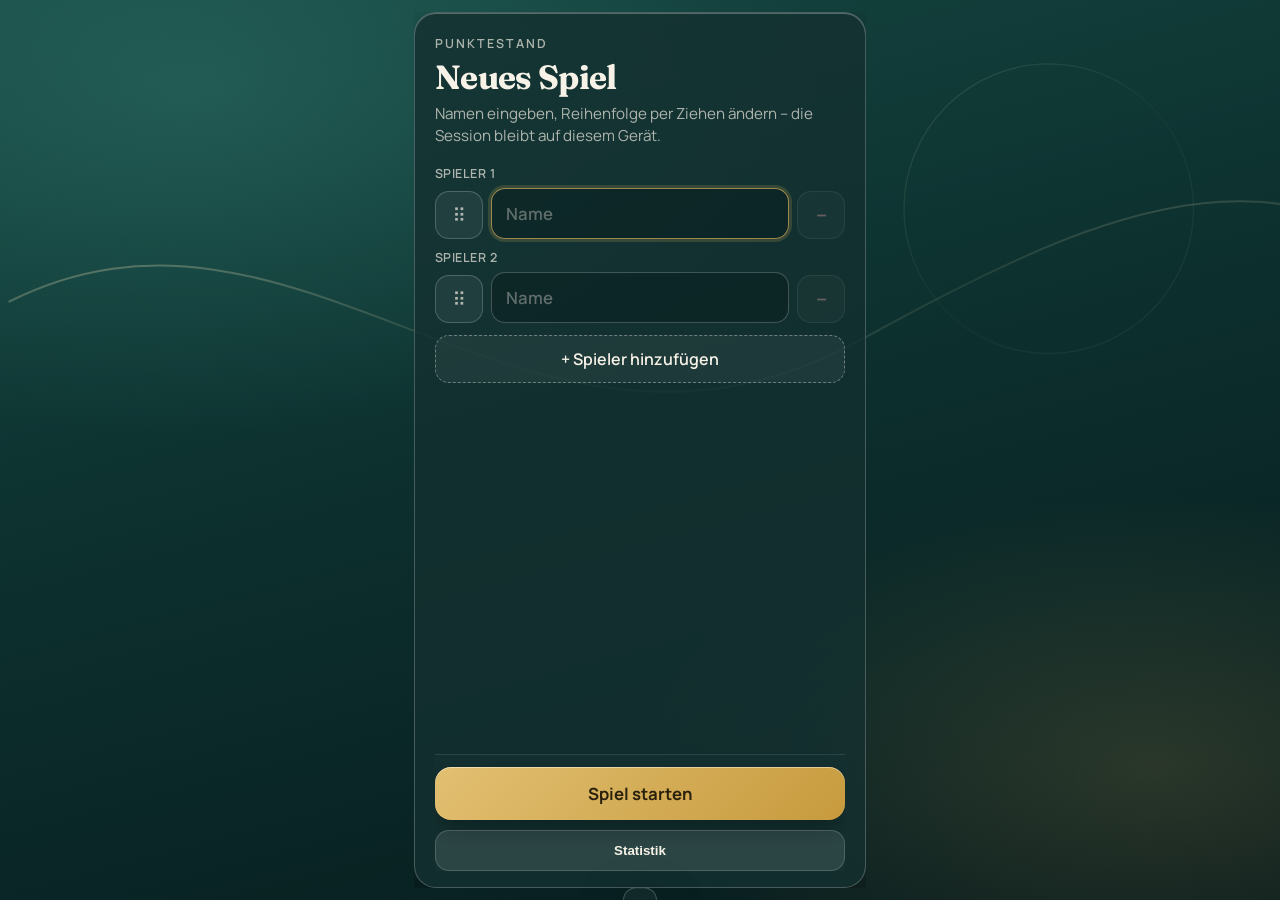
<file: index.html>
<!DOCTYPE html>
<html lang="de">
<head>
  <meta charset="UTF-8" />
  <meta name="viewport" content="width=device-width, initial-scale=1, maximum-scale=1, viewport-fit=cover, user-scalable=no" />
  <meta name="theme-color" content="#0a2a28" />
  <meta name="mobile-web-app-capable" content="yes" />
  <meta name="apple-mobile-web-app-capable" content="yes" />
  <meta name="apple-mobile-web-app-status-bar-style" content="black-translucent" />
  <meta name="apple-mobile-web-app-title" content="Punktestand" />
  <title>Punktestand</title>
  <link rel="manifest" href="./site.webmanifest" />
  <link rel="preconnect" href="https://fonts.googleapis.com" />
  <link rel="preconnect" href="https://fonts.gstatic.com" crossorigin />
  <link href="https://fonts.googleapis.com/css2?family=Fraunces:opsz,wght@9..144,500;9..144,700&family=Manrope:wght@400;500;600;700&family=IBM+Plex+Mono:wght@500;600&display=swap" rel="stylesheet" />
  <link rel="stylesheet" href="./styles.css?v=sum-stack-2" />
  <script src="./names.js"></script>
</head>
<body>
  <div class="atmosphere" aria-hidden="true">
    <svg viewBox="0 0 800 1200" preserveAspectRatio="xMidYMid slice">
      <defs>
        <linearGradient id="strokeGrad" x1="0" y1="0" x2="1" y2="1">
          <stop offset="0%" stop-color="#f0e2b8" stop-opacity="0.45" />
          <stop offset="50%" stop-color="#f0e2b8" stop-opacity="0.1" />
          <stop offset="100%" stop-color="#8fd0c2" stop-opacity="0.3" />
        </linearGradient>
      </defs>
      <g fill="none" stroke="url(#strokeGrad)" stroke-linecap="round">
        <path d="M-40 180 C160 80, 280 260, 420 180 S700 40, 860 160" stroke-width="1.2" />
        <path d="M60 520 C220 440, 340 640, 520 540 S780 430, 900 580" stroke-width="1.1" />
        <path d="M40 980 C240 900, 360 1120, 560 1020 S820 920, 900 1100" stroke-width="1.15" />
        <circle cx="620" cy="470" r="78" stroke-width="0.7" opacity="0.35" />
        <line x1="80" y1="40" x2="80" y2="1160" stroke-width="0.4" opacity="0.18" />
        <line x1="720" y1="50" x2="720" y2="1150" stroke-width="0.4" opacity="0.16" />
      </g>
    </svg>
  </div>

  <div class="viewport" id="viewport">
    <div class="app">
      <section class="screen" id="screen-setup" aria-label="Neues Spiel">
        <div class="glass setup-card">
          <p class="brand">Punktestand</p>
          <h1>Neues Spiel</h1>
          <p class="lede">Namen eingeben, Reihenfolge per Ziehen ändern – die Session bleibt auf diesem Gerät.</p>
          <form id="setup-form" class="setup-form">
            <div class="setup-scroll">
              <div class="players-list" id="players-list"></div>
              <button class="btn-add" id="btn-add-player" type="button">+ Spieler hinzufügen</button>
            </div>
            <div class="setup-actions">
              <button class="btn-primary" type="submit">Spiel starten</button>
              <button class="btn-ghost" type="button" id="btn-stats-setup">Statistik</button>
            </div>
          </form>
        </div>
      </section>

      <section class="screen" id="screen-play" aria-label="Punktestand">
        <header class="topbar">
          <div class="top-status muted" id="top-status">Punktestand</div>
          <div class="menu-wrap">
            <button class="menu-btn" id="menu-btn" type="button" aria-haspopup="true" aria-expanded="false" aria-label="Menü">
              <span class="burger" aria-hidden="true"><span></span><span></span><span></span></span>
            </button>
            <div class="menu" id="menu" role="menu">
              <button type="button" role="menuitemcheckbox" id="menu-flip" aria-checked="false">
                Ansicht drehen <span class="check" aria-hidden="true">✓</span>
              </button>
              <button type="button" role="menuitem" id="menu-fullscreen">Vollbild</button>
              <button type="button" role="menuitem" id="menu-homescreen">Zu Homebildschirm hinzufügen</button>
              <button type="button" role="menuitem" id="menu-undo">Letzten Eintrag löschen</button>
              <button type="button" role="menuitem" id="menu-stats">Statistik</button>
              <button type="button" role="menuitem" id="menu-cancel-edit" hidden>Bearbeiten abbrechen</button>
              <button type="button" role="menuitem" class="danger" id="menu-new">Neues Spiel…</button>
            </div>
          </div>
        </header>

        <div class="play-body">
          <section class="glass table-panel" aria-label="Punktetabelle">
            <div class="table-scroll">
              <table class="scores" id="score-table">
                <thead></thead>
                <tbody></tbody>
                <tfoot></tfoot>
              </table>
            </div>
            <div class="hint" id="table-hint">Tippe auf einen Wert, um ihn zu korrigieren.</div>
          </section>

          <section class="glass keypad-panel" aria-label="Zifferneingabe">
            <div class="keys" id="keys">
              <button type="button" class="key-fn key-new" data-key="new" aria-label="Neues Spiel"><span>Neues<br />Spiel</span></button>
              <button type="button" data-key="7">7</button>
              <button type="button" data-key="8">8</button>
              <button type="button" data-key="9">9</button>
              <button type="button" class="key-fn key-tutto" data-key="tutto" aria-label="Plus Minus Tutto">±</button>
              <button type="button" data-key="4">4</button>
              <button type="button" data-key="5">5</button>
              <button type="button" data-key="6">6</button>
              <button type="button" class="key-fn key-niete" data-key="niete" aria-label="Niete">Niete</button>
              <button type="button" data-key="1">1</button>
              <button type="button" data-key="2">2</button>
              <button type="button" data-key="3">3</button>
              <button type="button" class="key-fn key-mark" data-key="mark" aria-label="Vormerken">+</button>
              <button type="button" class="key-del" data-key="del" aria-label="Löschen">⌫</button>
              <button type="button" data-key="0">0</button>
              <button type="button" class="key-ok" data-key="ok">OK</button>
            </div>
          </section>
        </div>
      </section>
    </div>

    <div class="toast" id="toast" role="status" aria-live="polite"></div>
  </div>

  <div class="overlay" id="confirm-overlay" role="dialog" aria-modal="true" aria-labelledby="confirm-title">
    <div class="glass dialog">
      <h2 id="confirm-title">Neues Spiel?</h2>
      <p>Die aktuelle Session wird beendet. Gespielte Partien bleiben in der Statistik auf diesem Gerät.</p>
      <div class="dialog-actions">
        <button type="button" class="btn-ghost" id="confirm-cancel">Abbrechen</button>
        <button type="button" class="btn-danger" id="confirm-ok">Neues Spiel</button>
      </div>
    </div>
  </div>

  <div class="overlay" id="stats-overlay" role="dialog" aria-modal="true" aria-labelledby="stats-title">
    <div class="glass dialog dialog-stats">
      <h2 id="stats-title">Statistik</h2>
      <p class="stats-lede">Lokal im Browser (IndexedDB) – nur auf diesem Gerät.</p>
      <div class="stats-tabs" role="tablist">
        <button type="button" class="stats-tab active" id="stats-tab-players" role="tab" aria-selected="true">Spieler</button>
        <button type="button" class="stats-tab" id="stats-tab-games" role="tab" aria-selected="false">Verlauf</button>
      </div>
      <div class="stats-scroll" id="stats-panel-players" role="tabpanel"></div>
      <div class="stats-scroll" id="stats-panel-games" role="tabpanel" hidden></div>
      <div class="dialog-actions stats-actions">
        <button type="button" class="btn-ghost" id="stats-clear">Alles löschen</button>
        <button type="button" class="btn-primary" id="stats-close">Schließen</button>
      </div>
    </div>
  </div>

  <div class="overlay" id="homescreen-overlay" role="dialog" aria-modal="true" aria-labelledby="homescreen-title">
    <div class="glass dialog">
      <h2 id="homescreen-title">Zum Homebildschirm</h2>
      <p id="homescreen-text">So fügst du Punktestand hinzu:</p>
      <ol id="homescreen-steps">
        <li>Browser-Menü öffnen (⋯ oder Teilen)</li>
        <li>„Zum Home-Bildschirm“ / „Zum Startbildschirm“ wählen</li>
      </ol>
      <div class="dialog-actions" style="grid-template-columns: 1fr">
        <button type="button" class="btn-primary" id="homescreen-ok">Verstanden</button>
      </div>
    </div>
  </div>

  <div class="win-overlay" id="win-overlay" aria-live="polite">
    <canvas id="win-canvas" aria-hidden="true"></canvas>
    <div class="win-messages">
      <div class="win-line flip" id="win-line-flip" hidden></div>
      <div class="win-line" id="win-line"></div>
    </div>
    <div class="win-actions">
      <button type="button" class="btn-primary" id="win-ok">OK</button>
    </div>
  </div>

  <script>
    const COOKIE_NAME = "punktestand_session";
    const COOKIE_DAYS = 30;
    const IDB_NAME = "punktestand_db";
    const IDB_VERSION = 1;
    const MIN_PLAYERS = 2;
    const MAX_PLAYERS = 8;
    const WINNING_SCORE = 6000;
    const LEADER_PENALTY = 1000;
    const PENALTY_MARK = "↓";
    const STATS_GAMES_LIMIT = 200;

    /** @typedef {{ kind: 'round' | 'penalty', values: (number|null)[], sealed?: boolean }} ScoreRow */
    /** @typedef {{ names: string[], rows: ScoreRow[], active: number, input: string, marked: number, hasMarked: boolean, edit: null | { row: number, player: number }, flipView: boolean, winner: number | null, winDismissed: boolean, statsArchived?: boolean }} Session */
    /** @typedef {{ key: string, displayName: string, wins: number, losses: number, games: number, totalPoints: number, bestScore: number|null, worstScore: number|null, lastPlayedAt: number }} PlayerStat */
    /** @typedef {{ id: string, endedAt: number, names: string[], winnerIndex: number|null, winnerName: string|null, scores: number[], rows: ScoreRow[], winningScore: number }} ArchivedGame */

    const els = {
      viewport: document.getElementById("viewport"),
      setup: document.getElementById("screen-setup"),
      play: document.getElementById("screen-play"),
      form: document.getElementById("setup-form"),
      playersList: document.getElementById("players-list"),
      btnAddPlayer: document.getElementById("btn-add-player"),
      topStatus: document.getElementById("top-status"),
      menuBtn: document.getElementById("menu-btn"),
      menu: document.getElementById("menu"),
      menuFlip: document.getElementById("menu-flip"),
      menuFullscreen: document.getElementById("menu-fullscreen"),
      menuHomescreen: document.getElementById("menu-homescreen"),
      menuUndo: document.getElementById("menu-undo"),
      menuStats: document.getElementById("menu-stats"),
      menuCancelEdit: document.getElementById("menu-cancel-edit"),
      menuNew: document.getElementById("menu-new"),
      btnStatsSetup: document.getElementById("btn-stats-setup"),
      table: document.getElementById("score-table"),
      thead: document.querySelector("#score-table thead"),
      tbody: document.querySelector("#score-table tbody"),
      tfoot: document.querySelector("#score-table tfoot"),
      hint: document.getElementById("table-hint"),
      keys: document.getElementById("keys"),
      toast: document.getElementById("toast"),
      overlay: document.getElementById("confirm-overlay"),
      confirmCancel: document.getElementById("confirm-cancel"),
      confirmOk: document.getElementById("confirm-ok"),
      statsOverlay: document.getElementById("stats-overlay"),
      statsTabPlayers: document.getElementById("stats-tab-players"),
      statsTabGames: document.getElementById("stats-tab-games"),
      statsPanelPlayers: document.getElementById("stats-panel-players"),
      statsPanelGames: document.getElementById("stats-panel-games"),
      statsClear: document.getElementById("stats-clear"),
      statsClose: document.getElementById("stats-close"),
      homescreenOverlay: document.getElementById("homescreen-overlay"),
      homescreenText: document.getElementById("homescreen-text"),
      homescreenSteps: document.getElementById("homescreen-steps"),
      homescreenOk: document.getElementById("homescreen-ok"),
      winOverlay: document.getElementById("win-overlay"),
      winCanvas: document.getElementById("win-canvas"),
      winLine: document.getElementById("win-line"),
      winLineFlip: document.getElementById("win-line-flip"),
      winOk: document.getElementById("win-ok"),
    };

    /** @type {Promise<IDBDatabase> | null} */
    let idbPromise = null;
    /** @type {"players" | "games"} */
    let statsTab = "players";
    /** @type {string | null} */
    let statsExpandedGameId = null;

    /** @type {BeforeInstallPromptEvent | null} */
    let deferredInstallPrompt = null;
    let confettiRaf = 0;
    /** @type {Array<{x:number,y:number,vx:number,vy:number,w:number,h:number,rot:number,vr:number,color:string,life:number}>} */
    let confettiParticles = [];

    /** @type {Session | null} */
    let session = null;
    /** @type {string[]} */
    let setupNames = ["", ""];
    let toastTimer = 0;
    /** @type {null | { from: number, pointerId: number }} */
    let setupDrag = null;

    function setCookie(name, value, days) {
      const maxAge = days * 24 * 60 * 60;
      document.cookie = `${encodeURIComponent(name)}=${encodeURIComponent(value)}; Max-Age=${maxAge}; Path=/; SameSite=Lax`;
    }

    function getCookie(name) {
      const key = encodeURIComponent(name) + "=";
      for (const part of document.cookie.split("; ")) {
        if (part.startsWith(key)) return decodeURIComponent(part.slice(key.length));
      }
      return null;
    }

    function deleteCookie(name) {
      document.cookie = `${encodeURIComponent(name)}=; Max-Age=0; Path=/; SameSite=Lax`;
    }

    function idbRequest(req) {
      return new Promise((resolve, reject) => {
        req.onsuccess = () => resolve(req.result);
        req.onerror = () => reject(req.error || new Error("IndexedDB-Fehler"));
      });
    }

    function idbTransactionDone(tx) {
      return new Promise((resolve, reject) => {
        tx.oncomplete = () => resolve();
        tx.onerror = () => reject(tx.error || new Error("IndexedDB-Transaktion fehlgeschlagen"));
        tx.onabort = () => reject(tx.error || new Error("IndexedDB-Transaktion abgebrochen"));
      });
    }

    function openStatsDb() {
      return new Promise((resolve, reject) => {
        if (!window.indexedDB) {
          reject(new Error("IndexedDB nicht verfügbar"));
          return;
        }
        const req = indexedDB.open(IDB_NAME, IDB_VERSION);
        req.onupgradeneeded = () => {
          const db = req.result;
          if (!db.objectStoreNames.contains("games")) {
            const games = db.createObjectStore("games", { keyPath: "id" });
            games.createIndex("endedAt", "endedAt");
          }
          if (!db.objectStoreNames.contains("players")) {
            db.createObjectStore("players", { keyPath: "key" });
          }
        };
        req.onsuccess = () => resolve(req.result);
        req.onerror = () => reject(req.error || new Error("IndexedDB konnte nicht geöffnet werden"));
      });
    }

    function getStatsDb() {
      if (!idbPromise) idbPromise = openStatsDb();
      return idbPromise;
    }

    function normalizePlayerKey(name) {
      return String(name || "")
        .trim()
        .toLowerCase();
    }

    function sessionHasPlay(s) {
      if (!s || !Array.isArray(s.rows) || !s.rows.length) return false;
      return s.rows.some((row) => row.values.some((value) => value != null));
    }

    function cloneRowsForArchive(rows) {
      return rows.map((row) => {
        /** @type {ScoreRow} */
        const copy = { kind: row.kind, values: row.values.slice() };
        if (row.sealed) copy.sealed = true;
        return copy;
      });
    }

    /**
     * Speichert die aktuelle Session in IndexedDB und aktualisiert Spieler-Aggregate.
     * Nur einmal pro Session; leere Partien werden ignoriert.
     */
    async function archiveCurrentSession() {
      if (!session || session.statsArchived || !sessionHasPlay(session)) return;

      const names = session.names.slice();
      const scores = names.map((_, i) => playerTotal(i));
      const winnerIndex =
        Number.isInteger(session.winner) && session.winner >= 0 && session.winner < names.length
          ? session.winner
          : null;
      /** @type {ArchivedGame} */
      const game = {
        id: `${Date.now()}-${Math.random().toString(36).slice(2, 9)}`,
        endedAt: Date.now(),
        names,
        winnerIndex,
        winnerName: winnerIndex != null ? names[winnerIndex] : null,
        scores,
        rows: cloneRowsForArchive(session.rows),
        winningScore: WINNING_SCORE,
      };

      const db = await getStatsDb();
      const readTx = db.transaction("players", "readonly");
      const playerStore = readTx.objectStore("players");
      const getReqs = names.map((name) => idbRequest(playerStore.get(normalizePlayerKey(name))));
      const [existingList] = await Promise.all([Promise.all(getReqs), idbTransactionDone(readTx)]);

      /** @type {PlayerStat[]} */
      const playerUpdates = names.map((displayName, i) => {
        const key = normalizePlayerKey(displayName);
        const score = scores[i];
        const prev = existingList[i] || {
          key,
          displayName,
          wins: 0,
          losses: 0,
          games: 0,
          totalPoints: 0,
          bestScore: null,
          worstScore: null,
          lastPlayedAt: 0,
        };
        /** @type {PlayerStat} */
        const next = {
          key,
          displayName,
          wins: prev.wins,
          losses: prev.losses,
          games: prev.games + 1,
          totalPoints: prev.totalPoints + score,
          bestScore: prev.bestScore == null || score > prev.bestScore ? score : prev.bestScore,
          worstScore: prev.worstScore == null || score < prev.worstScore ? score : prev.worstScore,
          lastPlayedAt: game.endedAt,
        };
        if (winnerIndex != null) {
          if (i === winnerIndex) next.wins += 1;
          else next.losses += 1;
        }
        return next;
      });

      const writeTx = db.transaction(["games", "players"], "readwrite");
      writeTx.objectStore("games").put(game);
      const writePlayers = writeTx.objectStore("players");
      for (const player of playerUpdates) {
        if (player.key) writePlayers.put(player);
      }
      await idbTransactionDone(writeTx);
      session.statsArchived = true;
    }

    async function listPlayerStats() {
      const db = await getStatsDb();
      const tx = db.transaction("players", "readonly");
      const rows = /** @type {PlayerStat[]} */ (await idbRequest(tx.objectStore("players").getAll()));
      await idbTransactionDone(tx);
      return rows.sort((a, b) => b.wins - a.wins || b.totalPoints - a.totalPoints || a.displayName.localeCompare(b.displayName, "de"));
    }

    async function listArchivedGames(limit = STATS_GAMES_LIMIT) {
      const db = await getStatsDb();
      const tx = db.transaction("games", "readonly");
      const index = tx.objectStore("games").index("endedAt");
      /** @type {ArchivedGame[]} */
      const games = [];
      await new Promise((resolve, reject) => {
        const req = index.openCursor(null, "prev");
        req.onsuccess = () => {
          const cursor = req.result;
          if (!cursor || games.length >= limit) {
            resolve();
            return;
          }
          games.push(cursor.value);
          cursor.continue();
        };
        req.onerror = () => reject(req.error);
      });
      await idbTransactionDone(tx);
      return games;
    }

    async function clearAllStats() {
      const db = await getStatsDb();
      const tx = db.transaction(["games", "players"], "readwrite");
      tx.objectStore("games").clear();
      tx.objectStore("players").clear();
      await idbTransactionDone(tx);
    }

    function formatStatsDate(ts) {
      try {
        return new Date(ts).toLocaleString("de-DE", {
          day: "2-digit",
          month: "2-digit",
          year: "numeric",
          hour: "2-digit",
          minute: "2-digit",
        });
      } catch {
        return String(ts);
      }
    }

    function emptyValues(count) {
      return Array.from({ length: count }, () => null);
    }

    function rowsFromLegacyScores(scores) {
      const n = Math.max(0, ...scores.map((list) => list.length));
      const rows = [];
      for (let r = 0; r < n; r++) {
        const values = scores.map((list) => (r < list.length ? Number(list[r]) : null));
        const present = values.filter((value) => value != null);
        const kind = present.length > 0 && present.every((value) => value < 0) ? "penalty" : "round";
        rows.push({ kind, values });
      }
      return rows;
    }

    function normalizeRows(rows, playerCount) {
      if (!Array.isArray(rows)) return [];
      return rows
        .map((row) => {
          if (!row || (row.kind !== "round" && row.kind !== "penalty") || !Array.isArray(row.values)) {
            return null;
          }
          const values = emptyValues(playerCount).map((_, i) => {
            if (i >= row.values.length || row.values[i] == null || row.values[i] === "") return null;
            const n = Number(row.values[i]);
            return Number.isFinite(n) ? n : null;
          });
          if (values.every((value) => value == null)) return null;
          /** @type {ScoreRow} */
          const normalized = { kind: row.kind, values };
          if (row.sealed) normalized.sealed = true;
          return normalized;
        })
        .filter(Boolean);
    }

    function saveSession() {
      if (!session) {
        deleteCookie(COOKIE_NAME);
        return;
      }
      setCookie(
        COOKIE_NAME,
        JSON.stringify({
          names: session.names,
          rows: session.rows,
          active: session.active,
          flipView: Boolean(session.flipView),
          winner: Number.isInteger(session.winner) ? session.winner : null,
          winDismissed: Boolean(session.winDismissed),
        }),
        COOKIE_DAYS
      );
    }

    function loadSession() {
      const raw = getCookie(COOKIE_NAME);
      if (!raw) return null;
      try {
        const data = JSON.parse(raw);
        if (
          !Array.isArray(data.names) ||
          data.names.length < MIN_PLAYERS ||
          data.names.length > MAX_PLAYERS
        ) {
          return null;
        }
        const playerCount = data.names.length;
        let rows = normalizeRows(data.rows, playerCount);
        if (!rows.length && Array.isArray(data.scores) && data.scores.length === playerCount) {
          rows = rowsFromLegacyScores(
            data.scores.map((list) => (Array.isArray(list) ? list.map(Number) : []))
          );
        }
        const winner =
          Number.isInteger(data.winner) && data.winner >= 0 && data.winner < playerCount
            ? data.winner
            : null;
        return {
          names: data.names.map(String),
          rows,
          active: Number.isInteger(data.active) ? Math.min(Math.max(0, data.active), playerCount - 1) : 0,
          input: "",
          marked: 0,
          hasMarked: false,
          edit: null,
          flipView: Boolean(data.flipView),
          winner,
          winDismissed: Boolean(data.winDismissed),
        };
      } catch {
        return null;
      }
    }

    function playerTotal(player) {
      let sum = 0;
      for (const row of session.rows) {
        const value = row.values[player];
        if (value != null) sum += value;
      }
      return sum;
    }

    function findWinner(preferPlayer) {
      if (
        preferPlayer != null &&
        preferPlayer >= 0 &&
        preferPlayer < session.names.length &&
        playerTotal(preferPlayer) >= WINNING_SCORE
      ) {
        return preferPlayer;
      }
      let best = null;
      let bestScore = WINNING_SCORE - 1;
      for (let i = 0; i < session.names.length; i++) {
        const total = playerTotal(i);
        if (total >= WINNING_SCORE && total > bestScore) {
          best = i;
          bestScore = total;
        }
      }
      return best;
    }

    function facingPlayer() {
      if (!session) return 0;
      if (session.edit) return session.edit.player;
      return session.active;
    }

    function applyViewportFlip() {
      // Gegenüber: ungerade Spielerindizes (1, 3, 5…) drehen
      const shouldFlip = Boolean(session && session.flipView && facingPlayer() % 2 === 1);
      els.viewport.classList.toggle("flipped", shouldFlip);
      els.menuFlip.setAttribute("aria-checked", session && session.flipView ? "true" : "false");
    }

    function showToast(message) {
      els.toast.textContent = message;
      els.toast.classList.add("show");
      clearTimeout(toastTimer);
      toastTimer = setTimeout(() => els.toast.classList.remove("show"), 2200);
    }

    function hideToast() {
      clearTimeout(toastTimer);
      els.toast.classList.remove("show");
    }

    function showScreen(name) {
      els.setup.classList.toggle("active", name === "setup");
      els.play.classList.toggle("active", name === "play");
    }

    function closeMenu() {
      els.menu.classList.remove("open");
      els.menuBtn.setAttribute("aria-expanded", "false");
    }

    function escapeHtml(text) {
      return String(text)
        .replace(/&/g, "&amp;")
        .replace(/</g, "&lt;")
        .replace(/>/g, "&gt;")
        .replace(/"/g, "&quot;");
    }

    function totals() {
      return session.names.map((_, player) => playerTotal(player));
    }

    function formatScore(value) {
      const n = Number(value);
      if (!Number.isFinite(n)) return String(value);
      if (n < 0) return `−${Math.abs(n)}`;
      return String(n);
    }

    function penaltyTargets() {
      const sums = totals();
      const best = Math.max(...sums);
      const targets = [];
      for (let i = 0; i < sums.length; i++) {
        if (i === session.active) continue;
        if (sums[i] === best) targets.push(i);
      }
      return targets;
    }

    function roundLabelNumber(rowIndex) {
      let n = 0;
      for (let i = 0; i <= rowIndex; i++) {
        if (session.rows[i] && session.rows[i].kind === "round") n += 1;
      }
      return n;
    }

    function draftTarget() {
      if (!session || session.edit) return null;
      for (let i = 0; i < session.rows.length; i++) {
        const row = session.rows[i];
        if (row.kind === "round" && !row.sealed && row.values[session.active] == null) {
          return { rowIndex: i, virtual: false };
        }
      }
      return { rowIndex: session.rows.length, virtual: true };
    }

    function clearMarked() {
      if (!session) return;
      session.marked = 0;
      session.hasMarked = false;
    }

    function inputDisplay() {
      if (!session) return "·";
      if (session.hasMarked) {
        if (session.input === "" || session.input === "-") return `${session.marked}+`;
        return `${session.marked}+${session.input}`;
      }
      return session.input === "" ? "·" : session.input;
    }

    function isTuttoStyleRow(row) {
      return Boolean(row && row.kind === "round" && (row.sealed || row.values.some((value) => value != null && value < 0)));
    }

    function renderSetupFields() {
      els.playersList.innerHTML = setupNames
        .map((name, i) => {
          const canRemove = setupNames.length > MIN_PLAYERS;
          return `<div class="field" data-index="${i}">
            <label for="name-${i}">Spieler ${i + 1}</label>
            <button type="button" class="btn-drag" data-drag="${i}" aria-label="Spieler ${i + 1} verschieben" title="Ziehen zum Sortieren">⠿</button>
            <input id="name-${i}" name="name${i}" maxlength="24" autocomplete="nickname"
              value="${escapeHtml(name)}" placeholder="Name" />
            <button class="btn-icon danger" type="button" data-remove="${i}"
              aria-label="Spieler ${i + 1} entfernen" ${canRemove ? "" : "disabled"}>−</button>
          </div>`;
        })
        .join("");
      els.btnAddPlayer.disabled = setupNames.length >= MAX_PLAYERS;
      if (setupDrag) {
        const field = els.playersList.querySelector(`.field[data-index="${setupDrag.from}"]`);
        if (field) field.classList.add("dragging");
      }
    }

    function syncSetupNamesFromDom() {
      const inputs = els.playersList.querySelectorAll("input");
      setupNames = Array.from(inputs).map((input) => input.value);
    }

    function rotateNames(names) {
      if (!Array.isArray(names) || names.length < 2) return (names || []).slice();
      return names.slice(1).concat(names[0]);
    }

    function setupIndexFromY(clientY) {
      const fields = Array.from(els.playersList.querySelectorAll(".field"));
      if (!fields.length) return 0;
      for (let i = 0; i < fields.length; i++) {
        const rect = fields[i].getBoundingClientRect();
        if (clientY < rect.top + rect.height / 2) return i;
      }
      return fields.length - 1;
    }

    function endSetupDrag() {
      if (!setupDrag) return;
      setupDrag = null;
      els.playersList.querySelectorAll(".field.dragging").forEach((el) => el.classList.remove("dragging"));
      els.playersList.classList.remove("is-dragging");
    }

    function cellDisplay(rowIndex, player, row) {
      if (session.edit && session.edit.player === player && session.edit.row === rowIndex) {
        const display = inputDisplay();
        return {
          value: display,
          editing: true,
          empty: display === "·",
          interactive: true,
          negative: false,
        };
      }
      const draft = draftTarget();
      if (
        draft &&
        !draft.virtual &&
        draft.rowIndex === rowIndex &&
        player === session.active &&
        row.kind === "round"
      ) {
        const display = inputDisplay();
        return {
          value: display,
          editing: true,
          empty: display === "·",
          interactive: false,
          negative: false,
        };
      }
      const raw = row.values[player];
      if (raw != null) {
        return {
          value: formatScore(raw),
          editing: false,
          empty: false,
          interactive: true,
          negative: raw < 0,
        };
      }
      return { value: "–", editing: false, empty: true, interactive: false, negative: false };
    }

    function sumCellHtml(sum, { dual, active }) {
      const text = escapeHtml(formatScore(sum));
      const classes = [
        dual ? "sum-stack" : "",
        sum < 0 ? "negative" : "",
        active ? "active-sum" : "",
      ]
        .filter(Boolean)
        .join(" ");
      if (!dual) {
        return `<td${classes ? ` class="${classes}"` : ""}>${text}</td>`;
      }
      // Oben gedreht (Gegenüber), unten normal – beide in der sticky Σ-Zeile
      return `<td class="${classes}">
        <span class="sum-stack-face flip">${text}</span>
        <span class="sum-stack-rule" aria-hidden="true"></span>
        <span class="sum-stack-face">${text}</span>
      </td>`;
    }

    function renderTable() {
      const highlight = facingPlayer();
      const playerCount = session.names.length;
      const draft = draftTarget();
      const sums = totals();
      const dualSum = Boolean(session.flipView);

      els.table.classList.toggle("flip-sums", dualSum);

      els.thead.innerHTML = `<tr>
        <th class="round">Rd.</th>
        ${session.names
          .map(
            (name, i) =>
              `<th class="player-name${i === highlight ? " active" : ""}">${escapeHtml(name)}</th>`
          )
          .join("")}
      </tr>`;

      const htmlRows = [];
      for (let r = 0; r < session.rows.length; r++) {
        const row = session.rows[r];
        const penalty = row.kind === "penalty";
        const cells = [];
        for (let p = 0; p < playerCount; p++) {
          const cell = cellDisplay(r, p, row);
          const classes = [
            "score-cell",
            cell.empty ? "empty" : "",
            cell.editing ? "editing" : "",
            cell.negative || (penalty && !cell.empty) ? "negative" : "",
          ]
            .filter(Boolean)
            .join(" ");
          const attrs = cell.interactive
            ? ` data-player="${p}" data-row="${r}"`
            : cell.editing
              ? ` data-draft="1" data-player="${p}" data-row="${r}"`
              : "";
          cells.push(`<td class="${classes}"${attrs}>${escapeHtml(cell.value)}</td>`);
        }
        const label = penalty
          ? `<td class="round penalty-mark" title="Punktabzug">${PENALTY_MARK}</td>`
          : `<td class="round">${roundLabelNumber(r)}</td>`;
        htmlRows.push(
          `<tr class="${penalty ? "penalty-row" : "round-row"}">${label}${cells.join("")}</tr>`
        );
      }

      if (draft && draft.virtual) {
        const cells = [];
        for (let p = 0; p < playerCount; p++) {
          if (p === session.active) {
            const display = inputDisplay();
            const empty = display === "·";
            cells.push(
              `<td class="score-cell editing${empty ? " empty" : ""}" data-draft="1" data-player="${p}" data-row="${draft.rowIndex}">${escapeHtml(display)}</td>`
            );
          } else {
            cells.push(`<td class="score-cell empty">–</td>`);
          }
        }
        const roundNo = session.rows.filter((row) => row.kind === "round").length + 1;
        htmlRows.push(`<tr class="round-row"><td class="round">${roundNo}</td>${cells.join("")}</tr>`);
      }

      els.tbody.innerHTML = htmlRows.join("");

      const sumLabel = dualSum
        ? `<td class="round sum-stack">
            <span class="sum-stack-face flip">Σ</span>
            <span class="sum-stack-rule" aria-hidden="true"></span>
            <span class="sum-stack-face">Σ</span>
          </td>`
        : `<td class="round">Σ</td>`;

      els.tfoot.innerHTML = `<tr class="${dualSum ? "sum-dual-row" : ""}">
        ${sumLabel}
        ${sums.map((sum, i) => sumCellHtml(sum, { dual: dualSum, active: i === highlight })).join("")}
      </tr>`;

      const scroll = els.table.closest(".table-scroll");
      if (scroll) scroll.scrollTop = scroll.scrollHeight;
      requestAnimationFrame(() => scrollFocusedCellIntoView());
    }

    function stickyRoundWidth(scroll) {
      const sticky = scroll.querySelector("th.round, td.round");
      return sticky ? sticky.getBoundingClientRect().width : 0;
    }

    function scrollFocusedCellIntoView() {
      const scroll = els.table && els.table.closest(".table-scroll");
      if (!scroll) return;

      const cell =
        els.tbody.querySelector("td.score-cell.editing") ||
        els.thead.querySelector("th.player-name.active");
      if (!cell) return;

      const pad = 12;
      const stickyW = stickyRoundWidth(scroll);
      const viewLeft = scroll.scrollLeft + stickyW;
      const viewRight = scroll.scrollLeft + scroll.clientWidth;
      const cellLeft = cell.offsetLeft;
      const cellRight = cellLeft + cell.offsetWidth;

      if (cellLeft < viewLeft + pad) {
        scroll.scrollLeft = Math.max(0, cellLeft - stickyW - pad);
      } else if (cellRight > viewRight - pad) {
        scroll.scrollLeft = cellRight - scroll.clientWidth + pad;
      }
    }

    function updateEditingCell() {
      const cell = els.tbody.querySelector("td.score-cell.editing");
      if (!cell) {
        renderTable();
        return;
      }
      const display = inputDisplay();
      const empty = display === "·";
      cell.textContent = display;
      cell.classList.toggle("empty", empty);
    }

    function renderChrome() {
      const editing = Boolean(session.edit);
      els.topStatus.textContent = "Punktestand";
      els.topStatus.classList.add("muted");
      els.hint.textContent = editing
        ? "Zelle ändern und OK tippen – oder im Menü abbrechen."
        : "Tippe auf einen Wert, um ihn zu korrigieren.";
      els.menuCancelEdit.hidden = !editing;
      els.menuUndo.hidden = editing;
      applyViewportFlip();
      syncWinOverlay();
    }

    function renderAll() {
      renderTable();
      renderChrome();
    }

    function resizeWinCanvas() {
      const canvas = els.winCanvas;
      if (!canvas) return;
      const dpr = Math.min(window.devicePixelRatio || 1, 2);
      canvas.width = Math.floor(window.innerWidth * dpr);
      canvas.height = Math.floor(window.innerHeight * dpr);
      const ctx = canvas.getContext("2d");
      if (ctx) ctx.setTransform(dpr, 0, 0, dpr, 0, 0);
    }

    function spawnConfettiBurst(count) {
      const colors = ["#d9b15a", "#4ec59c", "#f7f2e7", "#ef7d76", "#8fd0c2", "#ffd98a"];
      const w = window.innerWidth;
      const h = window.innerHeight;
      for (let i = 0; i < count; i++) {
        const fromTop = Math.random() < 0.55;
        confettiParticles.push({
          x: Math.random() * w,
          y: fromTop ? -20 - Math.random() * 80 : h * (0.25 + Math.random() * 0.2),
          vx: (Math.random() - 0.5) * (fromTop ? 4 : 10),
          vy: fromTop ? 2 + Math.random() * 4 : -8 - Math.random() * 8,
          w: 5 + Math.random() * 6,
          h: 7 + Math.random() * 8,
          rot: Math.random() * Math.PI * 2,
          vr: (Math.random() - 0.5) * 0.25,
          color: colors[(Math.random() * colors.length) | 0],
          life: 1,
        });
      }
    }

    function stopConfetti() {
      if (confettiRaf) cancelAnimationFrame(confettiRaf);
      confettiRaf = 0;
      confettiParticles = [];
      const ctx = els.winCanvas && els.winCanvas.getContext("2d");
      if (ctx) {
        ctx.clearRect(0, 0, window.innerWidth, window.innerHeight);
      }
    }

    function startConfetti() {
      stopConfetti();
      resizeWinCanvas();
      spawnConfettiBurst(90);
      let lastBurst = performance.now();
      const tick = (now) => {
        if (!els.winOverlay.classList.contains("open")) {
          stopConfetti();
          return;
        }
        if (now - lastBurst > 700) {
          spawnConfettiBurst(28);
          lastBurst = now;
        }
        const ctx = els.winCanvas.getContext("2d");
        if (!ctx) return;
        ctx.clearRect(0, 0, window.innerWidth, window.innerHeight);
        const next = [];
        for (const p of confettiParticles) {
          p.vy += 0.18;
          p.x += p.vx;
          p.y += p.vy;
          p.rot += p.vr;
          p.life -= 0.004;
          if (p.life <= 0 || p.y > window.innerHeight + 40) continue;
          ctx.save();
          ctx.translate(p.x, p.y);
          ctx.rotate(p.rot);
          ctx.globalAlpha = Math.max(0, Math.min(1, p.life));
          ctx.fillStyle = p.color;
          ctx.fillRect(-p.w / 2, -p.h / 2, p.w, p.h);
          ctx.restore();
          next.push(p);
        }
        confettiParticles = next;
        confettiRaf = requestAnimationFrame(tick);
      };
      confettiRaf = requestAnimationFrame(tick);
    }

    function syncWinOverlay() {
      if (!session || session.winner == null || session.winDismissed) {
        els.winOverlay.classList.remove("open");
        stopConfetti();
        return;
      }
      const text = `${session.names[session.winner]} hat gewonnen`;
      els.winLine.textContent = text;
      const dual = Boolean(session.flipView);
      els.winLineFlip.hidden = !dual;
      if (dual) els.winLineFlip.textContent = text;
      const wasOpen = els.winOverlay.classList.contains("open");
      els.winOverlay.classList.add("open");
      els.viewport.classList.remove("flipped");
      if (!wasOpen) startConfetti();
    }

    function applyWinner(preferPlayer, celebrate) {
      session.winner = findWinner(preferPlayer);
      if (session.winner == null) {
        session.winDismissed = false;
        return;
      }
      if (celebrate) session.winDismissed = false;
    }

    function dismissWinOverlay() {
      if (!session) return;
      session.winDismissed = true;
      saveSession();
      els.winOverlay.classList.remove("open");
      stopConfetti();
      applyViewportFlip();
      renderChrome();
    }

    function shuffle(list) {
      const arr = list.slice();
      for (let i = arr.length - 1; i > 0; i--) {
        const j = Math.floor(Math.random() * (i + 1));
        [arr[i], arr[j]] = [arr[j], arr[i]];
      }
      return arr;
    }

    function resolvePlayerNames(rawNames) {
      const pool = Array.isArray(window.FANTASY_NAMES) ? window.FANTASY_NAMES : [];
      const used = new Set();
      const available = shuffle(pool);
      let fantasyIndex = 0;

      return rawNames.map((raw, index) => {
        const trimmed = String(raw || "").trim();
        if (trimmed) {
          let name = trimmed;
          let n = 2;
          while (used.has(name.toLowerCase())) {
            name = `${trimmed} ${n++}`;
          }
          used.add(name.toLowerCase());
          return name;
        }

        let fantasy = null;
        while (fantasyIndex < available.length) {
          const candidate = available[fantasyIndex++];
          if (!used.has(candidate.toLowerCase())) {
            fantasy = candidate;
            break;
          }
        }
        if (!fantasy) fantasy = `Spieler ${index + 1}`;
        used.add(fantasy.toLowerCase());
        return fantasy;
      });
    }

    function startNewSession(names) {
      const resolved = resolvePlayerNames(names);
      session = {
        names: resolved,
        rows: [],
        active: 0,
        input: "",
        marked: 0,
        hasMarked: false,
        edit: null,
        flipView: false,
        winner: null,
        winDismissed: false,
      };
      saveSession();
      showScreen("play");
      renderAll();
    }

    function resumeOrSetup() {
      session = loadSession();
      if (session) {
        showScreen("play");
        renderAll();
      } else {
        setupNames = ["", ""];
        renderSetupFields();
        showScreen("setup");
        els.viewport.classList.remove("flipped");
        els.menuFlip.setAttribute("aria-checked", "false");
        const first = document.getElementById("name-0");
        if (first) first.focus();
      }
    }

    function toggleFlipView() {
      if (!session) return;
      session.flipView = !session.flipView;
      saveSession();
      applyViewportFlip();
      syncWinOverlay();
      renderAll();
      closeMenu();
      showToast(
        session.flipView
          ? "Ansicht drehen an – Summe oben und unten lesbar"
          : "Ansicht drehen aus"
      );
    }

    function appendDigit(digit) {
      if (session.input.length >= 7) return;
      if (session.input === "0") session.input = digit;
      else if (session.input === "-0") session.input = `-${digit}`;
      else session.input += digit;
      updateEditingCell();
    }

    function deleteDigit() {
      session.input = session.input.slice(0, -1);
      updateEditingCell();
    }

    function commitOk() {
      if (!session) return;

      let value;
      if (session.edit) {
        if (session.input === "" || session.input === "-") {
          showToast("Bitte Punkte eingeben");
          return;
        }
        value = Number(session.input);
        if (!Number.isFinite(value)) {
          showToast("Ungültige Zahl");
          return;
        }
        const { player, row } = session.edit;
        if (row < 0 || row >= session.rows.length) return;
        if (session.rows[row].values[player] == null) return;
        const before = playerTotal(player);
        session.rows[row].values[player] = value;
        const after = playerTotal(player);
        session.edit = null;
        session.input = "";
        clearMarked();
        applyWinner(player, before < WINNING_SCORE && after >= WINNING_SCORE);
        saveSession();
        renderAll();
        if (!(before < WINNING_SCORE && after >= WINNING_SCORE)) {
          showToast("Eintrag korrigiert");
        }
        return;
      }

      if (session.hasMarked) {
        const inputPart =
          session.input === "" || session.input === "-" ? 0 : Number(session.input);
        if (!Number.isFinite(inputPart)) {
          showToast("Ungültige Zahl");
          return;
        }
        value = session.marked + inputPart;
      } else {
        if (session.input === "" || session.input === "-") {
          showToast("Bitte Punkte eingeben");
          return;
        }
        value = Number(session.input);
        if (!Number.isFinite(value)) {
          showToast("Ungültige Zahl");
          return;
        }
      }

      const scorer = session.active;
      const target = draftTarget();
      if (!target) return;
      if (target.virtual) {
        const values = emptyValues(session.names.length);
        values[scorer] = value;
        session.rows.push({ kind: "round", values });
      } else {
        session.rows[target.rowIndex].values[scorer] = value;
      }
      const reached = playerTotal(scorer) >= WINNING_SCORE;
      applyWinner(scorer, reached);
      session.active = (session.active + 1) % session.names.length;
      session.input = "";
      clearMarked();
      saveSession();
      renderAll();
    }

    function markAdd() {
      if (!session) return;
      if (session.edit) {
        showToast("Vormerken nur beim aktuellen Zug");
        return;
      }
      if (session.input === "" || session.input === "-") {
        showToast("Bitte Punkte eingeben");
        return;
      }
      const value = Number(session.input);
      if (!Number.isFinite(value)) {
        showToast("Ungültige Zahl");
        return;
      }
      if (value < 0) {
        showToast("Ungültige Zahl");
        return;
      }
      if (value === 0) {
        session.marked = 0;
        session.hasMarked = true;
      } else {
        session.marked += value;
        session.hasMarked = true;
      }
      session.input = "";
      updateEditingCell();
    }

    function commitNiete() {
      if (!session) return;
      if (session.edit) {
        showToast("Niete nur beim aktuellen Zug");
        return;
      }
      clearMarked();
      session.input = "0";
      commitOk();
    }

    function beginEdit(player, row) {
      if (!session) return;
      if (row < 0 || row >= session.rows.length) return;
      const value = session.rows[row].values[player];
      if (value == null) return;
      session.edit = { player, row };
      session.input = String(value);
      clearMarked();
      closeMenu();
      renderAll();
    }

    function cancelEdit() {
      session.edit = null;
      session.input = "";
      clearMarked();
      closeMenu();
      renderAll();
    }

    function undoLast() {
      closeMenu();
      if (!session || session.edit) return;
      if (!session.rows.length) {
        showToast("Nichts zum Löschen");
        return;
      }

      const last = session.rows[session.rows.length - 1];
      if (last.kind === "penalty") {
        session.rows.pop();
        session.input = "";
        clearMarked();
        applyWinner(null, false);
        saveSession();
        renderAll();
        showToast("Abzug gelöscht");
        return;
      }

      if (isTuttoStyleRow(last)) {
        const scorer = last.values.findIndex((value) => value != null && value > 0);
        session.rows.pop();
        if (scorer >= 0) session.active = scorer;
        else {
          const count = session.names.length;
          session.active = (session.active - 1 + count) % count;
        }
        session.input = "";
        clearMarked();
        applyWinner(null, false);
        saveSession();
        renderAll();
        showToast("Tutto-Zug gelöscht");
        return;
      }

      const count = session.names.length;
      const prev = (session.active - 1 + count) % count;
      for (let i = session.rows.length - 1; i >= 0; i--) {
        const row = session.rows[i];
        if (row.kind !== "round" || row.sealed || row.values[prev] == null) continue;
        row.values[prev] = null;
        if (row.values.every((value) => value == null)) session.rows.splice(i, 1);
        session.active = prev;
        session.input = "";
        clearMarked();
        applyWinner(null, false);
        saveSession();
        renderAll();
        showToast("Letzter Eintrag gelöscht");
        return;
      }
      showToast("Nichts zum Löschen");
    }

    function tuttoLeaderSwap() {
      if (!session || session.edit) return;
      const targets = penaltyTargets();
      const values = emptyValues(session.names.length);
      const scorer = session.active;
      values[scorer] = LEADER_PENALTY;
      const applied = [];
      for (const index of targets) {
        const amount = Math.min(LEADER_PENALTY, Math.max(0, playerTotal(index)));
        if (amount > 0) {
          values[index] = -amount;
          applied.push({ index, amount });
        }
      }
      session.rows.push({ kind: "round", values, sealed: true });
      const reached = playerTotal(scorer) >= WINNING_SCORE;
      applyWinner(scorer, reached);
      session.active = (session.active + 1) % session.names.length;
      session.input = "";
      clearMarked();
      saveSession();
      renderAll();
      const name = session.names[scorer];
      if (applied.length) {
        const amount = applied[0].amount;
        showToast(`${name}: +${LEADER_PENALTY} · Andere: −${amount}`);
      } else {
        showToast(`${name}: +${LEADER_PENALTY}`);
      }
    }

    async function resetToSetup() {
      const previousNames =
        session && Array.isArray(session.names) && session.names.length >= MIN_PLAYERS
          ? session.names.slice()
          : ["", ""];
      try {
        await archiveCurrentSession();
      } catch (err) {
        console.warn(err);
        showToast("Statistik konnte nicht gespeichert werden");
      }
      session = null;
      saveSession();
      setupNames = rotateNames(previousNames);
      endSetupDrag();
      renderSetupFields();
      showScreen("setup");
      els.viewport.classList.remove("flipped");
      els.menuFlip.setAttribute("aria-checked", "false");
      els.overlay.classList.remove("open");
      els.winOverlay.classList.remove("open");
      stopConfetti();
      hideToast();
      closeMenu();
      const first = document.getElementById("name-0");
      if (first) first.focus();
    }

    function setStatsTab(tab) {
      statsTab = tab;
      const playersActive = tab === "players";
      els.statsTabPlayers.classList.toggle("active", playersActive);
      els.statsTabGames.classList.toggle("active", !playersActive);
      els.statsTabPlayers.setAttribute("aria-selected", playersActive ? "true" : "false");
      els.statsTabGames.setAttribute("aria-selected", playersActive ? "false" : "true");
      els.statsPanelPlayers.hidden = !playersActive;
      els.statsPanelGames.hidden = playersActive;
    }

    function renderPlayersStatsPanel(players) {
      if (!players.length) {
        els.statsPanelPlayers.innerHTML = `<p class="stats-empty">Noch keine Spiele gespeichert.</p>`;
        return;
      }
      els.statsPanelPlayers.innerHTML = `
        <table class="stats-table">
          <thead>
            <tr>
              <th>Spieler</th>
              <th>S</th>
              <th>N</th>
              <th>Sp.</th>
              <th>Σ</th>
              <th>Best</th>
            </tr>
          </thead>
          <tbody>
            ${players
              .map(
                (p) => `<tr>
              <td class="stats-name">${escapeHtml(p.displayName)}</td>
              <td>${p.wins}</td>
              <td>${p.losses}</td>
              <td>${p.games}</td>
              <td>${escapeHtml(formatScore(p.totalPoints))}</td>
              <td>${p.bestScore == null ? "–" : escapeHtml(formatScore(p.bestScore))}</td>
            </tr>`
              )
              .join("")}
          </tbody>
        </table>`;
    }

    function renderGamesStatsPanel(games) {
      if (!games.length) {
        els.statsPanelGames.innerHTML = `<p class="stats-empty">Noch kein Verlauf.</p>`;
        return;
      }
      els.statsPanelGames.innerHTML = games
        .map((game) => {
          const expanded = statsExpandedGameId === game.id;
          const winner =
            game.winnerName != null
              ? `${escapeHtml(game.winnerName)} gewinnt`
              : "Ohne Sieger";
          const scoreLine = game.names
            .map((name, i) => `${escapeHtml(name)} ${escapeHtml(formatScore(game.scores[i] ?? 0))}`)
            .join(" · ");
          const detail = expanded
            ? `<div class="stats-game-detail">
                <table class="stats-mini">
                  <thead><tr>${game.names
                    .map((name) => `<th>${escapeHtml(name)}</th>`)
                    .join("")}</tr></thead>
                  <tbody>
                    ${game.rows
                      .map(
                        (row) =>
                          `<tr class="${row.kind === "penalty" ? "penalty-row" : ""}">${row.values
                            .map((value) => {
                              if (value == null) return `<td class="empty">–</td>`;
                              return `<td${value < 0 ? ' class="negative"' : ""}>${escapeHtml(formatScore(value))}</td>`;
                            })
                            .join("")}</tr>`
                      )
                      .join("")}
                    <tr class="stats-sum">${game.scores
                      .map((score) => `<td>${escapeHtml(formatScore(score))}</td>`)
                      .join("")}</tr>
                  </tbody>
                </table>
              </div>`
            : "";
          return `<button type="button" class="stats-game${expanded ? " open" : ""}" data-game-id="${escapeHtml(game.id)}">
            <span class="stats-game-meta">${escapeHtml(formatStatsDate(game.endedAt))} · ${winner}</span>
            <span class="stats-game-scores">${scoreLine}</span>
            ${detail}
          </button>`;
        })
        .join("");
    }

    async function refreshStatsPanels() {
      try {
        const [players, games] = await Promise.all([listPlayerStats(), listArchivedGames()]);
        renderPlayersStatsPanel(players);
        renderGamesStatsPanel(games);
      } catch (err) {
        console.warn(err);
        els.statsPanelPlayers.innerHTML = `<p class="stats-empty">Statistik nicht verfügbar.</p>`;
        els.statsPanelGames.innerHTML = `<p class="stats-empty">Statistik nicht verfügbar.</p>`;
      }
    }

    async function openStats() {
      closeMenu();
      setStatsTab(statsTab);
      els.statsOverlay.classList.add("open");
      await refreshStatsPanels();
    }

    function closeStats() {
      els.statsOverlay.classList.remove("open");
      statsExpandedGameId = null;
    }

    // Setup interactions
    els.btnAddPlayer.addEventListener("click", () => {
      syncSetupNamesFromDom();
      if (setupNames.length >= MAX_PLAYERS) return;
      setupNames.push("");
      renderSetupFields();
      const last = document.getElementById(`name-${setupNames.length - 1}`);
      if (last) last.focus();
    });

    els.playersList.addEventListener("click", (event) => {
      const btn = event.target.closest("button[data-remove]");
      if (!btn || btn.disabled) return;
      syncSetupNamesFromDom();
      const index = Number(btn.dataset.remove);
      if (setupNames.length <= MIN_PLAYERS) return;
      setupNames.splice(index, 1);
      renderSetupFields();
    });

    els.playersList.addEventListener(
      "pointerdown",
      (event) => {
        const handle = event.target.closest("[data-drag]");
        if (!handle) return;
        event.preventDefault();
        syncSetupNamesFromDom();
        const from = Number(handle.dataset.drag);
        if (!Number.isInteger(from)) return;
        setupDrag = { from, pointerId: event.pointerId };
        els.playersList.classList.add("is-dragging");
        handle.closest(".field")?.classList.add("dragging");
        try {
          els.playersList.setPointerCapture(event.pointerId);
        } catch {
          /* ignore */
        }
      },
      { passive: false }
    );

    els.playersList.addEventListener("pointermove", (event) => {
      if (!setupDrag || event.pointerId !== setupDrag.pointerId) return;
      const to = setupIndexFromY(event.clientY);
      if (to === setupDrag.from) return;
      const [name] = setupNames.splice(setupDrag.from, 1);
      setupNames.splice(to, 0, name);
      setupDrag.from = to;
      renderSetupFields();
    });

    els.playersList.addEventListener("pointerup", (event) => {
      if (!setupDrag || event.pointerId !== setupDrag.pointerId) return;
      endSetupDrag();
    });

    els.playersList.addEventListener("pointercancel", (event) => {
      if (!setupDrag || event.pointerId !== setupDrag.pointerId) return;
      endSetupDrag();
    });

    els.form.addEventListener("submit", (event) => {
      event.preventDefault();
      syncSetupNamesFromDom();
      if (setupNames.length < MIN_PLAYERS) {
        showToast(`Mindestens ${MIN_PLAYERS} Spieler`);
        return;
      }
      startNewSession(setupNames);
    });

    function handleKey(key) {
      if (!session) return;
      if (key === "ok") commitOk();
      else if (key === "del") deleteDigit();
      else if (key === "new") askNewGame();
      else if (key === "tutto") tuttoLeaderSwap();
      else if (key === "niete") commitNiete();
      else if (key === "mark") markAdd();
      else appendDigit(key);
    }

    // Sofortige Tastenreaktion (ohne 300ms click-Delay), ohne Doppel-Tap-Zoom
    els.keys.addEventListener(
      "pointerdown",
      (event) => {
        const btn = event.target.closest("button[data-key]");
        if (!btn || !session) return;
        event.preventDefault();
        btn.classList.add("pressed");
        handleKey(btn.dataset.key);
      },
      { passive: false }
    );
    els.keys.addEventListener("pointerup", (event) => {
      const btn = event.target.closest("button[data-key]");
      if (btn) btn.classList.remove("pressed");
    });
    els.keys.addEventListener("pointercancel", (event) => {
      const btn = event.target.closest("button[data-key]");
      if (btn) btn.classList.remove("pressed");
    });
    els.keys.addEventListener("pointerleave", (event) => {
      const btn = event.target.closest("button[data-key]");
      if (btn) btn.classList.remove("pressed");
    });

    els.tbody.addEventListener("pointerup", (event) => {
      const cell = event.target.closest("td.score-cell[data-player]");
      if (!cell || !session || cell.dataset.draft === "1") return;
      const player = Number(cell.dataset.player);
      const row = Number(cell.dataset.row);
      if (!Number.isInteger(player) || !Number.isInteger(row)) return;
      beginEdit(player, row);
    });

    els.menuBtn.addEventListener("click", (event) => {
      event.stopPropagation();
      const open = !els.menu.classList.contains("open");
      els.menu.classList.toggle("open", open);
      els.menuBtn.setAttribute("aria-expanded", open ? "true" : "false");
    });

    document.addEventListener("click", (event) => {
      if (!els.menu.contains(event.target) && event.target !== els.menuBtn) closeMenu();
    });

    function isFullscreen() {
      return Boolean(
        document.fullscreenElement ||
          document.webkitFullscreenElement ||
          window.matchMedia("(display-mode: fullscreen)").matches ||
          window.navigator.standalone
      );
    }

    async function enterFullscreen() {
      const root = document.documentElement;
      try {
        if (root.requestFullscreen) await root.requestFullscreen({ navigationUI: "hide" });
        else if (root.webkitRequestFullscreen) root.webkitRequestFullscreen();
      } catch {
        // Browser blockiert ggf. ohne Gesture – Menü „Vollbild“ bleibt verfügbar
      }
      updateFullscreenMenuLabel();
    }

    async function exitFullscreen() {
      try {
        if (document.exitFullscreen) await document.exitFullscreen();
        else if (document.webkitExitFullscreen) document.webkitExitFullscreen();
      } catch {
        /* ignore */
      }
      updateFullscreenMenuLabel();
    }

    function updateFullscreenMenuLabel() {
      if (!els.menuFullscreen) return;
      els.menuFullscreen.textContent = isFullscreen() ? "Vollbild beenden" : "Vollbild";
    }

    async function toggleFullscreen() {
      closeMenu();
      if (isFullscreen()) await exitFullscreen();
      else await enterFullscreen();
    }

    function isIos() {
      return /iphone|ipad|ipod/i.test(navigator.userAgent) ||
        (navigator.platform === "MacIntel" && navigator.maxTouchPoints > 1);
    }

    function isStandalone() {
      return (
        window.matchMedia("(display-mode: standalone)").matches ||
        window.matchMedia("(display-mode: fullscreen)").matches ||
        Boolean(window.navigator.standalone)
      );
    }

    async function addToHomescreen() {
      closeMenu();
      if (isStandalone()) {
        showToast("Bereits auf dem Homebildschirm");
        return;
      }
      if (deferredInstallPrompt) {
        deferredInstallPrompt.prompt();
        try {
          await deferredInstallPrompt.userChoice;
        } catch {
          /* ignore */
        }
        deferredInstallPrompt = null;
        return;
      }

      if (isIos()) {
        els.homescreenText.textContent = "Auf dem iPhone / iPad:";
        els.homescreenSteps.innerHTML = `
          <li>Tippe unten auf <strong>Teilen</strong></li>
          <li>Wähle <strong>Zum Home-Bildschirm</strong></li>
          <li>Bestätige mit <strong>Hinzufügen</strong></li>`;
      } else {
        els.homescreenText.textContent = "Im Browser-Menü:";
        els.homescreenSteps.innerHTML = `
          <li>Menü <strong>⋯</strong> öffnen</li>
          <li><strong>App installieren</strong> oder <strong>Zum Startbildschirm</strong> wählen</li>`;
      }
      els.homescreenOverlay.classList.add("open");
    }

    function askNewGame() {
      closeMenu();
      els.overlay.classList.add("open");
    }

    els.menuFlip.addEventListener("click", toggleFlipView);
    els.menuFullscreen.addEventListener("click", toggleFullscreen);
    els.menuHomescreen.addEventListener("click", addToHomescreen);
    els.menuUndo.addEventListener("click", undoLast);
    els.menuStats.addEventListener("click", () => {
      openStats();
    });
    els.btnStatsSetup.addEventListener("click", () => {
      openStats();
    });
    els.menuCancelEdit.addEventListener("click", cancelEdit);
    els.menuNew.addEventListener("click", askNewGame);
    els.confirmCancel.addEventListener("click", () => els.overlay.classList.remove("open"));
    els.confirmOk.addEventListener("click", () => {
      resetToSetup();
    });
    els.statsClose.addEventListener("click", closeStats);
    els.statsTabPlayers.addEventListener("click", () => setStatsTab("players"));
    els.statsTabGames.addEventListener("click", () => setStatsTab("games"));
    els.statsClear.addEventListener("click", async () => {
      if (!window.confirm("Gesamte Statistik und alle Spielverläufe auf diesem Gerät löschen?")) return;
      try {
        await clearAllStats();
        statsExpandedGameId = null;
        await refreshStatsPanels();
        showToast("Statistik gelöscht");
      } catch (err) {
        console.warn(err);
        showToast("Löschen fehlgeschlagen");
      }
    });
    els.statsPanelGames.addEventListener("click", (event) => {
      const btn = event.target.closest("button.stats-game[data-game-id]");
      if (!btn) return;
      const id = btn.dataset.gameId;
      statsExpandedGameId = statsExpandedGameId === id ? null : id;
      refreshStatsPanels();
    });
    els.statsOverlay.addEventListener("click", (event) => {
      if (event.target === els.statsOverlay) closeStats();
    });
    els.homescreenOk.addEventListener("click", () => els.homescreenOverlay.classList.remove("open"));
    els.winOk.addEventListener("click", dismissWinOverlay);
    window.addEventListener("resize", () => {
      if (els.winOverlay.classList.contains("open")) resizeWinCanvas();
    });

    window.addEventListener("beforeinstallprompt", (event) => {
      event.preventDefault();
      deferredInstallPrompt = event;
    });

    document.addEventListener("fullscreenchange", updateFullscreenMenuLabel);
    document.addEventListener("webkitfullscreenchange", updateFullscreenMenuLabel);

    // Pinch-Zoom (iOS Safari) unterbinden; Doppel-Tap via touch-action/viewport
    document.addEventListener("gesturestart", (event) => event.preventDefault());

    updateFullscreenMenuLabel();
    getStatsDb().catch((err) => console.warn("IndexedDB:", err));
    resumeOrSetup();
  </script>
</body>
</html>
</file>
<file: styles.css>
:root {
  --bg-0: #071a1c;
  --bg-1: #0d3230;
  --bg-2: #164843;
  --line-soft: rgba(232, 214, 170, 0.14);
  --line-strong: rgba(232, 214, 170, 0.28);
  --glass: rgba(244, 240, 230, 0.14);
  --glass-strong: rgba(248, 245, 236, 0.22);
  --glass-ink: rgba(248, 245, 236, 0.92);
  --ink: #f7f2e7;
  --ink-soft: rgba(247, 242, 231, 0.68);
  --ink-dark: #162421;
  --accent: #d9b15a;
  --accent-ink: #2a210c;
  --ok: #3aa884;
  --ok-ink: #f3fff9;
  --danger: #e26a62;
  --header-h: 52px;
  --safe-top: env(safe-area-inset-top, 0px);
  --safe-bottom: env(safe-area-inset-bottom, 0px);
  --radius: 22px;
  --shadow: 0 18px 50px rgba(0, 0, 0, 0.35);
}

* { box-sizing: border-box; }

html, body {
  margin: 0;
  width: 100%;
  height: 100%;
  font-family: "Manrope", system-ui, sans-serif;
  color: var(--ink);
  background: var(--bg-0);
  -webkit-tap-highlight-color: transparent;
  user-select: none;
  overscroll-behavior: none;
  touch-action: manipulation;
}

body {
  height: 100%;
  max-height: 100%;
  overflow: hidden;
  position: fixed;
  inset: 0;
}

button, a, .keys, .score-cell {
  touch-action: manipulation;
}

.atmosphere {
  position: fixed;
  inset: 0;
  z-index: 0;
  pointer-events: none;
  overflow: hidden;
  background:
    radial-gradient(90% 70% at 15% 10%, rgba(61, 140, 126, 0.35), transparent 55%),
    radial-gradient(80% 60% at 90% 85%, rgba(217, 177, 90, 0.16), transparent 50%),
    linear-gradient(165deg, var(--bg-2) 0%, var(--bg-1) 42%, var(--bg-0) 100%);
}

.atmosphere svg {
  position: absolute;
  inset: -8%;
  width: 116%;
  height: 116%;
  opacity: 0.9;
}

.viewport {
  position: relative;
  z-index: 1;
  width: 100%;
  height: 100%;
  max-height: 100%;
  overflow: hidden;
  display: flex;
  justify-content: center;
  transition: transform 0.2s ease;
  transform-origin: center center;
}

.viewport.flipped { transform: rotate(180deg); }

.app {
  width: min(100%, 480px);
  height: 100%;
  max-height: 100%;
  min-height: 0;
  overflow: hidden;
  display: flex;
  flex-direction: column;
  padding:
    calc(12px + var(--safe-top))
    14px
    calc(12px + var(--safe-bottom));
  gap: 12px;
}

.viewport.flipped .app {
  padding:
    calc(12px + var(--safe-bottom))
    14px
    calc(12px + var(--safe-top));
}

.screen {
  display: none;
  flex: 1 1 0;
  min-height: 0;
  max-height: 100%;
  overflow: hidden;
  flex-direction: column;
  gap: 12px;
}
.screen.active { display: flex; }

/* Leichte Glasoptik ohne Blur/Filter (schneller auf Mobilgeräten) */
.glass {
  position: relative;
  background: rgba(20, 48, 48, 0.82);
  border: 1px solid rgba(255, 255, 255, 0.22);
  border-radius: var(--radius);
  box-shadow:
    var(--shadow),
    inset 0 1px 0 rgba(255, 255, 255, 0.28);
  overflow: hidden;
}

/* Setup */
#screen-setup {
  justify-content: flex-start;
  min-height: 0;
  overflow: hidden;
}

.setup-card {
  margin: 0;
  padding: 22px 20px 16px;
  color: var(--ink);
  flex: 1 1 0;
  height: 100%;
  max-height: 100%;
  min-height: 0;
  width: 100%;
  display: flex;
  flex-direction: column;
  overflow: hidden;
}

.brand {
  flex: 0 0 auto;
  font-size: 0.78rem;
  letter-spacing: 0.16em;
  text-transform: uppercase;
  color: var(--ink-soft);
  margin: 0 0 8px;
  font-weight: 600;
}

.setup-card h1 {
  flex: 0 0 auto;
  margin: 0 0 8px;
  font-family: "Fraunces", Georgia, serif;
  font-size: 2.1rem;
  font-weight: 700;
  line-height: 1.05;
  letter-spacing: -0.02em;
}

.setup-card .lede {
  flex: 0 0 auto;
  margin: 0 0 18px;
  color: var(--ink-soft);
  line-height: 1.45;
  font-size: 0.95rem;
}

.setup-form {
  flex: 1 1 0;
  min-height: 0;
  display: flex;
  flex-direction: column;
  overflow: hidden;
}

.setup-scroll {
  flex: 1 1 0;
  min-height: 0;
  overflow-x: hidden;
  overflow-y: auto;
  overscroll-behavior: contain;
  -webkit-overflow-scrolling: touch;
  margin: 0 -4px;
  padding: 0 4px 12px;
}

.players-list { display: grid; gap: 10px; }
.players-list.is-dragging { touch-action: none; user-select: none; }

.field {
  display: grid;
  grid-template-columns: auto 1fr auto;
  gap: 8px;
  align-items: end;
  transition: opacity 0.12s ease, transform 0.12s ease;
}

.field.dragging {
  opacity: 0.72;
  transform: scale(1.02);
  box-shadow: 0 8px 20px rgba(0, 0, 0, 0.28);
  border-radius: 16px;
  background: rgba(217, 177, 90, 0.12);
  z-index: 2;
}

.field label {
  grid-column: 1 / -1;
  display: block;
  font-size: 0.78rem;
  font-weight: 600;
  letter-spacing: 0.04em;
  text-transform: uppercase;
  color: var(--ink-soft);
  margin-bottom: -2px;
}

.btn-drag {
  width: 48px;
  height: 48px;
  border: 1px solid rgba(255, 255, 255, 0.2);
  border-radius: 14px;
  background: rgba(255, 255, 255, 0.06);
  color: var(--ink-soft);
  font: inherit;
  font-size: 1.15rem;
  line-height: 1;
  cursor: grab;
  touch-action: none;
  -webkit-user-select: none;
  user-select: none;
}

.btn-drag:active { cursor: grabbing; background: rgba(217, 177, 90, 0.2); color: #f0e2b8; }

.field input {
  width: 100%;
  border: 1px solid rgba(255, 255, 255, 0.22);
  border-radius: 14px;
  padding: 13px 14px;
  font: inherit;
  font-size: 1.05rem;
  font-weight: 600;
  color: var(--ink);
  background: rgba(8, 28, 30, 0.45);
  outline: none;
}

.field input:focus {
  border-color: rgba(217, 177, 90, 0.7);
  box-shadow: 0 0 0 3px rgba(217, 177, 90, 0.18);
}

.field input::placeholder { color: rgba(247, 242, 231, 0.35); }

.btn-icon {
  width: 48px;
  height: 48px;
  border: 1px solid rgba(255, 255, 255, 0.2);
  border-radius: 14px;
  background: rgba(255, 255, 255, 0.08);
  color: var(--ink);
  font: inherit;
  font-size: 1.3rem;
  font-weight: 600;
  cursor: pointer;
}

.btn-icon:disabled { opacity: 0.35; cursor: not-allowed; }
.btn-icon.danger { color: #ffb4ae; }

.setup-actions {
  flex: 0 0 auto;
  display: grid;
  gap: 10px;
  margin-top: 0;
  padding-top: 12px;
  border-top: 1px solid rgba(255, 255, 255, 0.1);
  background: rgba(20, 48, 48, 0.96);
  position: relative;
  z-index: 2;
}

.setup-actions .btn-ghost {
  width: 100%;
  border-radius: 14px;
  padding: 12px;
  font-weight: 600;
}

.btn-add {
  display: block;
  width: 100%;
  margin-top: 12px;
  border: 1px dashed rgba(255, 255, 255, 0.35);
  border-radius: 14px;
  padding: 12px;
  background: rgba(255, 255, 255, 0.05);
  color: var(--ink);
  font: inherit;
  font-weight: 600;
  cursor: pointer;
}

.btn-add:disabled { opacity: 0.4; cursor: not-allowed; }

.btn-primary {
  width: 100%;
  border: 0;
  border-radius: 16px;
  padding: 15px;
  font: inherit;
  font-size: 1.05rem;
  font-weight: 700;
  background: linear-gradient(135deg, #e2c072, #c79a3d);
  color: var(--accent-ink);
  cursor: pointer;
  box-shadow: 0 10px 24px rgba(0, 0, 0, 0.28), inset 0 1px 0 rgba(255, 255, 255, 0.45);
}

.btn-primary:active,
.btn-add:active,
.btn-icon:active { transform: translateY(1px); }

/* Header */
.topbar {
  height: var(--header-h);
  flex: 0 0 auto;
  display: grid;
  grid-template-columns: 1fr auto;
  align-items: center;
  gap: 10px;
  padding: 0 2px 0 6px;
}

.top-status {
  min-width: 0;
  font-size: 0.95rem;
  font-weight: 600;
  letter-spacing: 0.04em;
  opacity: 0.9;
  white-space: nowrap;
  overflow: hidden;
  text-overflow: ellipsis;
}

.top-status.muted { opacity: 0.65; font-weight: 500; }

.menu-wrap { position: relative; }

.menu-btn {
  width: 48px;
  height: 48px;
  border: 1px solid rgba(255, 255, 255, 0.22);
  border-radius: 16px;
  background: rgba(255, 255, 255, 0.12);
  color: var(--ink);
  cursor: pointer;
  box-shadow: inset 0 1px 0 rgba(255, 255, 255, 0.28);
  display: inline-flex;
  align-items: center;
  justify-content: center;
  padding: 0;
}

.menu-btn .burger {
  display: flex;
  flex-direction: column;
  justify-content: space-between;
  width: 18px;
  height: 14px;
}

.menu-btn .burger span {
  display: block;
  height: 2px;
  width: 100%;
  border-radius: 999px;
  background: currentColor;
}

.menu {
  display: none;
  position: absolute;
  right: 0;
  top: calc(100% + 6px);
  min-width: 230px;
  background: rgba(18, 42, 42, 0.96);
  color: var(--ink);
  border: 1px solid rgba(255, 255, 255, 0.22);
  border-radius: 16px;
  box-shadow: var(--shadow), inset 0 1px 0 rgba(255, 255, 255, 0.2);
  overflow: hidden;
  z-index: 20;
}

.menu.open { display: block; }

.menu button {
  width: 100%;
  border: 0;
  background: transparent;
  text-align: left;
  padding: 14px 16px;
  font: inherit;
  font-weight: 600;
  color: var(--ink);
  cursor: pointer;
}

.menu button:active { background: rgba(255, 255, 255, 0.08); }
.menu button.danger { color: #ffb4ae; }

.scores td.score-cell.negative,
.scores tfoot td.negative {
  color: #ffd08a;
}
.menu button .check { float: right; color: var(--accent); opacity: 0; }
.menu button[aria-checked="true"] .check { opacity: 1; }

.play-body {
  flex: 1;
  min-height: 0;
  display: flex;
  flex-direction: column;
  gap: 12px;
}

.table-panel,
.keypad-panel {
  flex: 1 1 0;
  min-height: 0;
  display: flex;
  flex-direction: column;
}

.table-scroll {
  flex: 1;
  min-height: 0;
  overflow: auto;
  -webkit-overflow-scrolling: touch;
}

table.scores {
  width: max(100%, 280px);
  min-width: 100%;
  border-collapse: separate;
  border-spacing: 0;
  font-variant-numeric: tabular-nums;
}

.scores th,
.scores td {
  padding: 11px 10px;
  text-align: center;
  border-bottom: 1px solid rgba(255, 255, 255, 0.1);
  white-space: nowrap;
}

.scores th {
  position: sticky;
  top: 0;
  background: rgba(12, 36, 36, 0.96);
  font-size: 0.9rem;
  font-weight: 700;
  z-index: 1;
}

.scores th.player-name {
  min-width: 4.5rem;
  transition: background 0.2s ease, box-shadow 0.2s ease, color 0.2s ease;
}

.scores th.player-name.active {
  background: rgba(217, 177, 90, 0.42);
  color: #fff8e6;
  box-shadow: inset 0 -3px 0 var(--accent);
}

.scores th.round,
.scores td.round {
  width: 3rem;
  color: var(--ink-soft);
  font-weight: 600;
  font-size: 0.82rem;
  position: sticky;
  left: 0;
  background: rgba(12, 36, 36, 0.96);
  z-index: 2;
}

.scores th.round { z-index: 3; }

.scores tr.penalty-row td {
  background: rgba(217, 177, 90, 0.08);
}

.scores tr.penalty-row td.round {
  background: rgba(24, 40, 36, 0.96);
}

.scores td.round.penalty-mark {
  color: #ffd08a;
  font-size: 1.05rem;
  font-weight: 700;
}

.scores td.score-cell {
  font-family: "IBM Plex Mono", ui-monospace, monospace;
  font-weight: 600;
  font-size: 1.02rem;
  cursor: pointer;
}

.scores td.score-cell:active { background: rgba(255, 255, 255, 0.08); }

.scores td.score-cell.empty {
  color: rgba(247, 242, 231, 0.28);
  font-weight: 500;
}

.scores td.score-cell.editing {
  background: rgba(217, 177, 90, 0.4);
  outline: 2px solid var(--accent);
  outline-offset: -2px;
  color: #fff8e6;
}

.scores td.score-cell.editing.empty {
  color: rgba(255, 248, 230, 0.45);
}

.scores tfoot td {
  position: sticky;
  bottom: 0;
  background: rgba(12, 36, 36, 0.96);
  font-family: "IBM Plex Mono", ui-monospace, monospace;
  font-weight: 700;
  font-size: 1.1rem;
  border-bottom: 0;
  border-top: 1px solid rgba(255, 255, 255, 0.18);
}

.scores tfoot td.round { z-index: 3; }

/* Gedrehter Modus: in jeder Σ-Zelle oben gedreht, unten normal */
.scores.flip-sums tfoot tr.sum-dual-row td {
  padding: 5px 8px;
  vertical-align: middle;
  border-top: 1px solid rgba(217, 177, 90, 0.4);
  background: rgba(14, 38, 36, 0.98);
}

.scores.flip-sums tfoot td.sum-stack {
  line-height: 1;
}

.scores.flip-sums tfoot .sum-stack-face {
  display: block;
  font-size: 1rem;
  line-height: 1.25;
  font-variant-numeric: tabular-nums;
}

.scores.flip-sums tfoot .sum-stack-face.flip {
  transform: rotate(180deg);
}

.scores.flip-sums tfoot .sum-stack-rule {
  display: block;
  height: 1px;
  margin: 4px 8%;
  background: linear-gradient(
    90deg,
    transparent,
    rgba(217, 177, 90, 0.7),
    transparent
  );
}

.scores.flip-sums tfoot td.round.sum-stack .sum-stack-face {
  font-family: "Manrope", system-ui, sans-serif;
  font-size: 0.8rem;
  color: var(--ink-soft);
}

.scores.flip-sums tfoot td.active-sum {
  background: rgba(217, 177, 90, 0.28);
  color: #fff8e6;
  box-shadow: inset 0 0 0 1px rgba(217, 177, 90, 0.45);
}

.scores.flip-sums tfoot td.active-sum .sum-stack-rule {
  background: linear-gradient(
    90deg,
    transparent,
    rgba(255, 248, 230, 0.75),
    transparent
  );
}

.hint {
  flex: 0 0 auto;
  padding: 8px 12px 10px;
  font-size: 0.78rem;
  color: var(--ink-soft);
  text-align: center;
  border-top: 1px solid rgba(255, 255, 255, 0.1);
  background: rgba(8, 24, 26, 0.2);
}

.keypad-panel { padding: 12px; gap: 0; }

.keys {
  flex: 1;
  min-height: 0;
  display: grid;
  grid-template-columns: repeat(4, minmax(0, 1fr));
  grid-template-rows: repeat(4, minmax(0, 1fr));
  gap: 8px;
}

/* Linke Spalte = Funktionen, rechts 3×4 Ziffernblock */
.keys > [data-key="new"]   { grid-column: 1; grid-row: 1; }
.keys > [data-key="tutto"] { grid-column: 1; grid-row: 2; }
.keys > [data-key="niete"] { grid-column: 1; grid-row: 3; }
.keys > [data-key="mark"]  { grid-column: 1; grid-row: 4; }
.keys > [data-key="7"] { grid-column: 2; grid-row: 1; }
.keys > [data-key="8"] { grid-column: 3; grid-row: 1; }
.keys > [data-key="9"] { grid-column: 4; grid-row: 1; }
.keys > [data-key="4"] { grid-column: 2; grid-row: 2; }
.keys > [data-key="5"] { grid-column: 3; grid-row: 2; }
.keys > [data-key="6"] { grid-column: 4; grid-row: 2; }
.keys > [data-key="1"] { grid-column: 2; grid-row: 3; }
.keys > [data-key="2"] { grid-column: 3; grid-row: 3; }
.keys > [data-key="3"] { grid-column: 4; grid-row: 3; }
.keys > [data-key="del"] { grid-column: 2; grid-row: 4; }
.keys > [data-key="0"] { grid-column: 3; grid-row: 4; }
.keys > [data-key="ok"] { grid-column: 4; grid-row: 4; }

.keys button {
  border: 1px solid rgba(255, 255, 255, 0.16);
  border-radius: 16px;
  background: rgba(255, 255, 255, 0.1);
  color: var(--ink);
  font-family: "IBM Plex Mono", ui-monospace, monospace;
  font-size: 1.4rem;
  font-weight: 600;
  cursor: pointer;
  min-height: 0;
  min-width: 0;
  box-shadow: inset 0 1px 0 rgba(255, 255, 255, 0.22);
  -webkit-user-select: none;
  user-select: none;
}

.keys button:active {
  background: rgba(255, 255, 255, 0.22);
}

.keys button.pressed {
  background: rgba(255, 255, 255, 0.26);
}

.keys .key-ok {
  background: linear-gradient(145deg, #4ec59c, #2f9a76);
  border-color: rgba(255, 255, 255, 0.25);
  color: var(--ok-ink);
  font-family: "Manrope", system-ui, sans-serif;
  font-weight: 700;
  letter-spacing: 0.04em;
}

.keys .key-del {
  background: rgba(255, 255, 255, 0.04);
  font-size: 1.15rem;
}

.keys .key-fn {
  background: rgba(255, 255, 255, 0.05);
  font-family: "Manrope", system-ui, sans-serif;
  font-size: 0.95rem;
  font-weight: 700;
  letter-spacing: 0.02em;
  line-height: 1.15;
  color: #f0e2b8;
}

.keys .key-fn span {
  display: block;
  font-size: 0.78rem;
  line-height: 1.2;
}

.keys .key-tutto {
  font-size: 1.35rem;
  color: #ffd08a;
}

.keys .key-mark {
  font-family: "IBM Plex Mono", ui-monospace, monospace;
  font-size: 1.45rem;
  color: #8fd0c2;
}

.keys .key-niete {
  font-size: 0.85rem;
}

.toast {
  position: absolute;
  left: 50%;
  bottom: calc(18px + var(--safe-bottom));
  transform: translateX(-50%) translateY(120%);
  background: rgba(18, 42, 42, 0.96);
  color: var(--ink);
  border: 1px solid rgba(255, 255, 255, 0.22);
  padding: 12px 16px;
  border-radius: 999px;
  font-weight: 600;
  box-shadow: var(--shadow);
  transition: transform 0.15s ease;
  z-index: 50;
  max-width: calc(100% - 32px);
  text-align: center;
  pointer-events: none;
}

.toast.show { transform: translateX(-50%) translateY(0); }
.viewport.flipped .toast { bottom: calc(18px + var(--safe-top)); }

.overlay {
  display: none;
  position: fixed;
  inset: 0;
  background: rgba(4, 14, 16, 0.62);
  z-index: 90;
  align-items: center;
  justify-content: center;
  padding: 24px;
}

.overlay.open { display: flex; }

.dialog {
  width: min(100%, 360px);
  padding: 22px;
  color: var(--ink);
}

.dialog h2 {
  margin: 0 0 8px;
  font-family: "Fraunces", Georgia, serif;
  font-size: 1.35rem;
}

.dialog p {
  margin: 0 0 18px;
  color: var(--ink-soft);
  line-height: 1.4;
}

.dialog-actions {
  display: grid;
  grid-template-columns: 1fr 1fr;
  gap: 10px;
}

.dialog-actions button {
  border: 0;
  border-radius: 14px;
  padding: 14px;
  font: inherit;
  font-weight: 700;
  cursor: pointer;
}

.btn-ghost {
  background: rgba(255, 255, 255, 0.1);
  color: var(--ink);
  border: 1px solid rgba(255, 255, 255, 0.16) !important;
}

.btn-danger {
  background: linear-gradient(145deg, #ef7d76, #c24a44);
  color: white;
}

.dialog ol {
  margin: 0 0 18px;
  padding-left: 1.2rem;
  color: var(--ink-soft);
  line-height: 1.45;
}

.dialog ol li { margin-bottom: 6px; }

.dialog-stats {
  width: min(100%, 440px);
  max-height: min(88vh, 720px);
  display: flex;
  flex-direction: column;
  padding-bottom: 16px;
}

.stats-lede {
  margin: 0 0 12px !important;
  font-size: 0.85rem;
}

.stats-tabs {
  display: grid;
  grid-template-columns: 1fr 1fr;
  gap: 6px;
  margin-bottom: 12px;
}

.stats-tab {
  border: 1px solid rgba(255, 255, 255, 0.16);
  border-radius: 12px;
  padding: 10px 12px;
  background: rgba(255, 255, 255, 0.06);
  color: var(--ink-soft);
  font: inherit;
  font-weight: 600;
  cursor: pointer;
}

.stats-tab.active {
  background: rgba(217, 177, 90, 0.28);
  color: #fff8e6;
  border-color: rgba(217, 177, 90, 0.55);
}

.stats-scroll {
  flex: 1 1 auto;
  min-height: 160px;
  max-height: 48vh;
  overflow: auto;
  -webkit-overflow-scrolling: touch;
  margin: 0 -4px 14px;
  padding: 0 4px;
}

.stats-empty {
  margin: 12px 0 !important;
  text-align: center;
}

.stats-table {
  width: 100%;
  border-collapse: collapse;
  font-variant-numeric: tabular-nums;
  font-size: 0.88rem;
}

.stats-table th,
.stats-table td {
  padding: 8px 6px;
  text-align: center;
  border-bottom: 1px solid rgba(255, 255, 255, 0.1);
}

.stats-table th {
  color: var(--ink-soft);
  font-size: 0.72rem;
  text-transform: uppercase;
  letter-spacing: 0.04em;
  position: sticky;
  top: 0;
  background: rgba(20, 48, 48, 0.96);
}

.stats-table td.stats-name {
  text-align: left;
  font-weight: 600;
  max-width: 7rem;
  overflow: hidden;
  text-overflow: ellipsis;
  white-space: nowrap;
}

.stats-actions {
  flex: 0 0 auto;
}

.stats-game {
  display: grid;
  gap: 4px;
  width: 100%;
  text-align: left;
  border: 1px solid rgba(255, 255, 255, 0.12);
  border-radius: 14px;
  padding: 12px;
  margin-bottom: 8px;
  background: rgba(255, 255, 255, 0.05);
  color: var(--ink);
  font: inherit;
  cursor: pointer;
}

.stats-game.open {
  border-color: rgba(217, 177, 90, 0.45);
  background: rgba(217, 177, 90, 0.1);
}

.stats-game-meta {
  font-size: 0.82rem;
  font-weight: 700;
  color: #f0e2b8;
}

.stats-game-scores {
  font-size: 0.8rem;
  color: var(--ink-soft);
  line-height: 1.35;
}

.stats-game-detail {
  margin-top: 8px;
  overflow-x: auto;
}

.stats-mini {
  width: 100%;
  border-collapse: collapse;
  font-size: 0.78rem;
  font-variant-numeric: tabular-nums;
}

.stats-mini th,
.stats-mini td {
  padding: 5px 6px;
  text-align: center;
  border-bottom: 1px solid rgba(255, 255, 255, 0.08);
}

.stats-mini th {
  color: var(--ink-soft);
  font-weight: 600;
}

.stats-mini td.empty { color: rgba(247, 242, 231, 0.28); }
.stats-mini td.negative { color: #ffd08a; }
.stats-mini tr.stats-sum td {
  font-weight: 700;
  border-top: 1px solid rgba(255, 255, 255, 0.18);
  border-bottom: 0;
}

.win-overlay {
  display: none;
  position: fixed;
  inset: 0;
  z-index: 80;
  align-items: center;
  justify-content: center;
  flex-direction: column;
  gap: 28px;
  background: rgba(4, 14, 16, 0.42);
  padding: calc(24px + var(--safe-top)) 20px calc(24px + var(--safe-bottom));
}

.win-overlay.open { display: flex; }

.win-overlay canvas {
  position: absolute;
  inset: 0;
  width: 100%;
  height: 100%;
  pointer-events: none;
}

.win-messages {
  position: relative;
  z-index: 1;
  display: flex;
  flex-direction: column;
  align-items: center;
  justify-content: center;
  gap: clamp(28px, 8vh, 64px);
  width: min(100%, 480px);
  text-align: center;
  pointer-events: none;
}

.win-line {
  font-family: "Fraunces", Georgia, serif;
  font-size: clamp(2rem, 9vw, 3.4rem);
  font-weight: 700;
  line-height: 1.15;
  color: #fff8e6;
  text-shadow: 0 4px 24px rgba(0, 0, 0, 0.45);
  padding: 0 8px;
}

.win-line.flip {
  transform: rotate(180deg);
}

.win-line[hidden] { display: none !important; }

.win-actions {
  position: relative;
  z-index: 1;
  width: min(100%, 320px);
}

.win-actions .btn-primary { width: 100%; }
</file>
